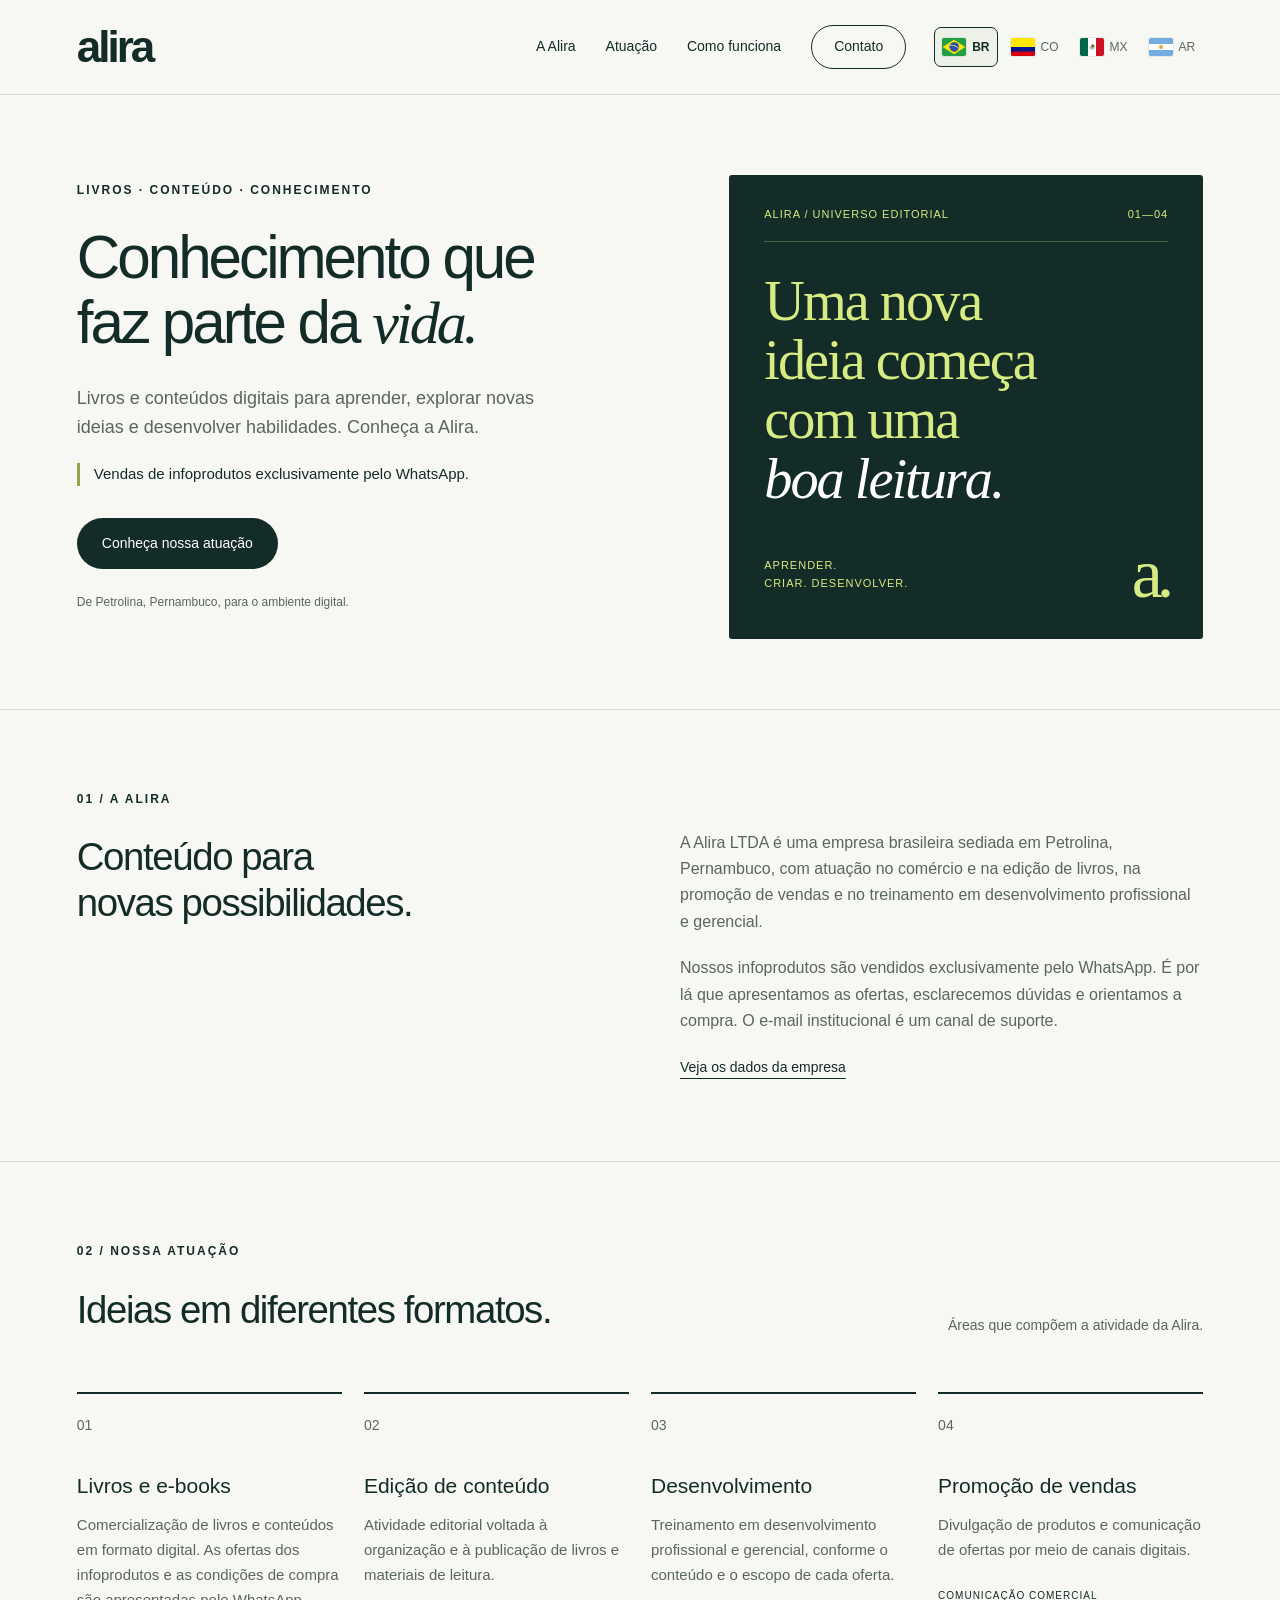
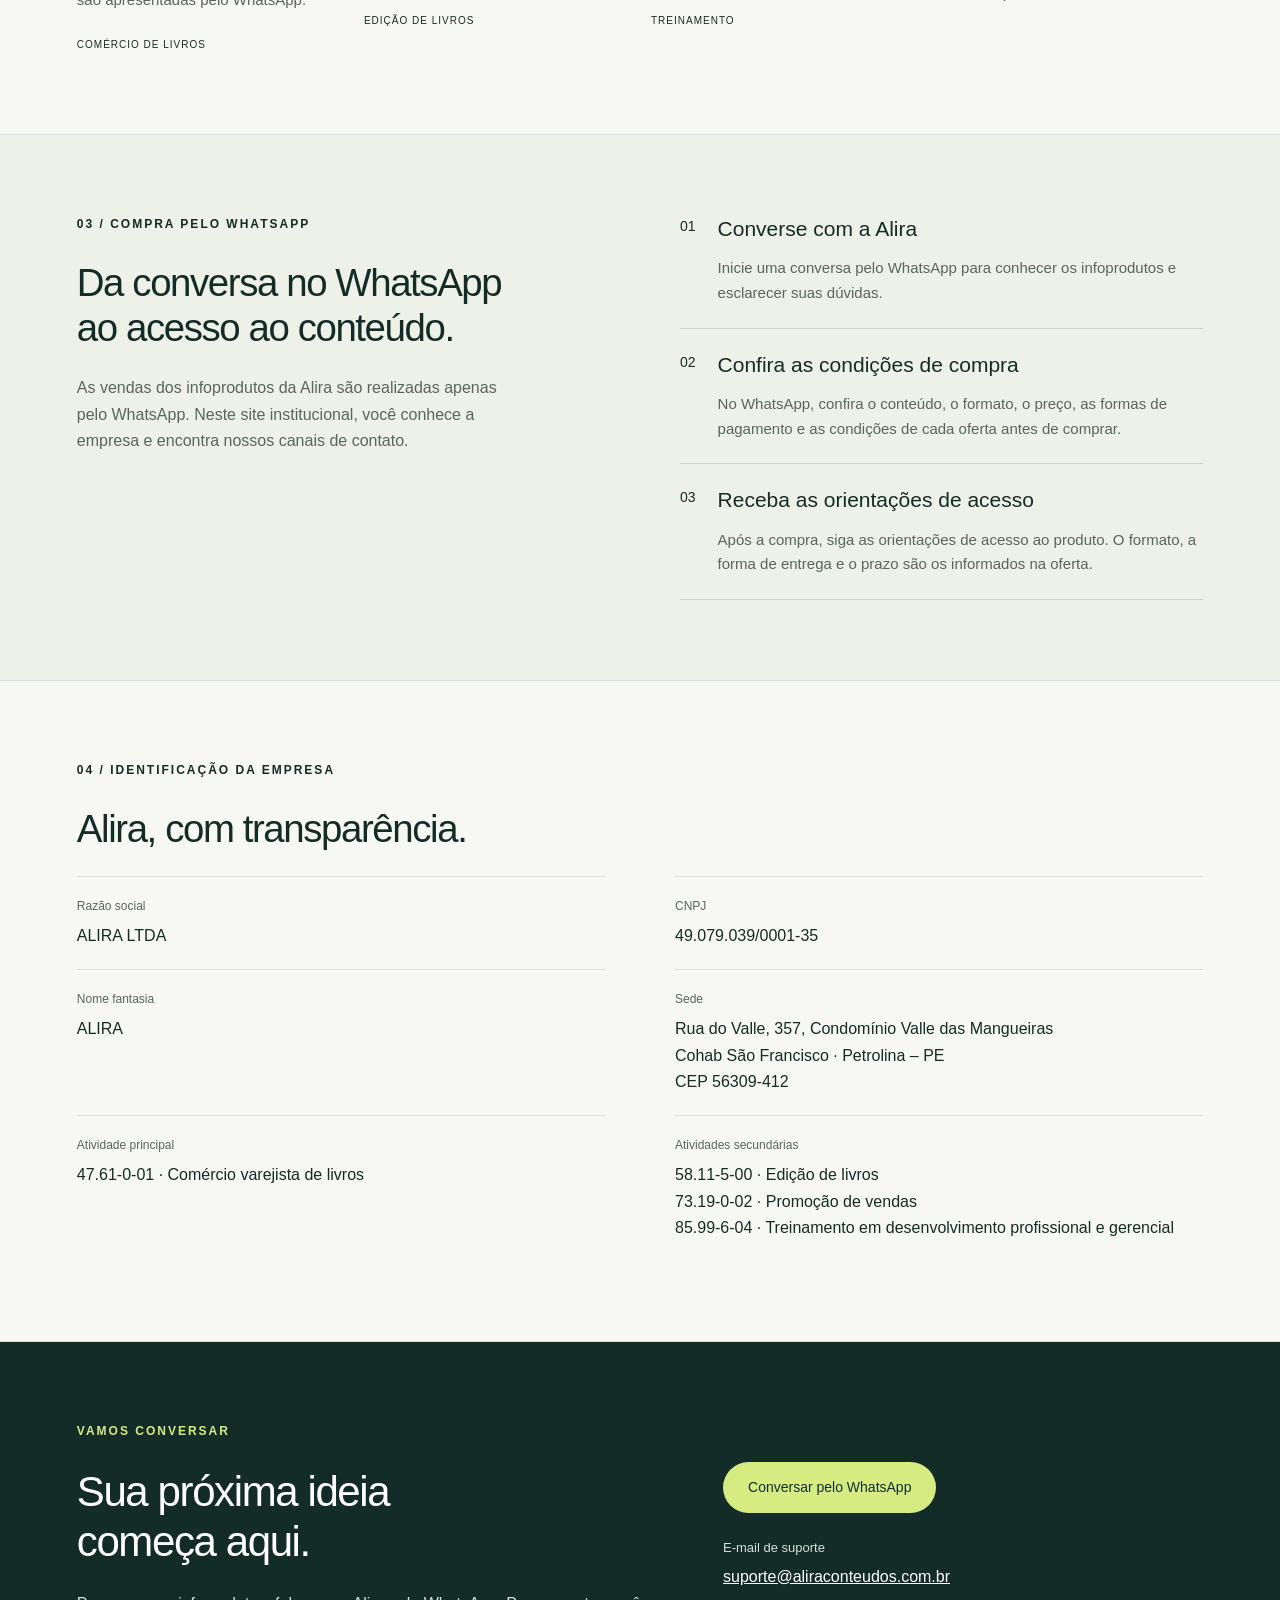
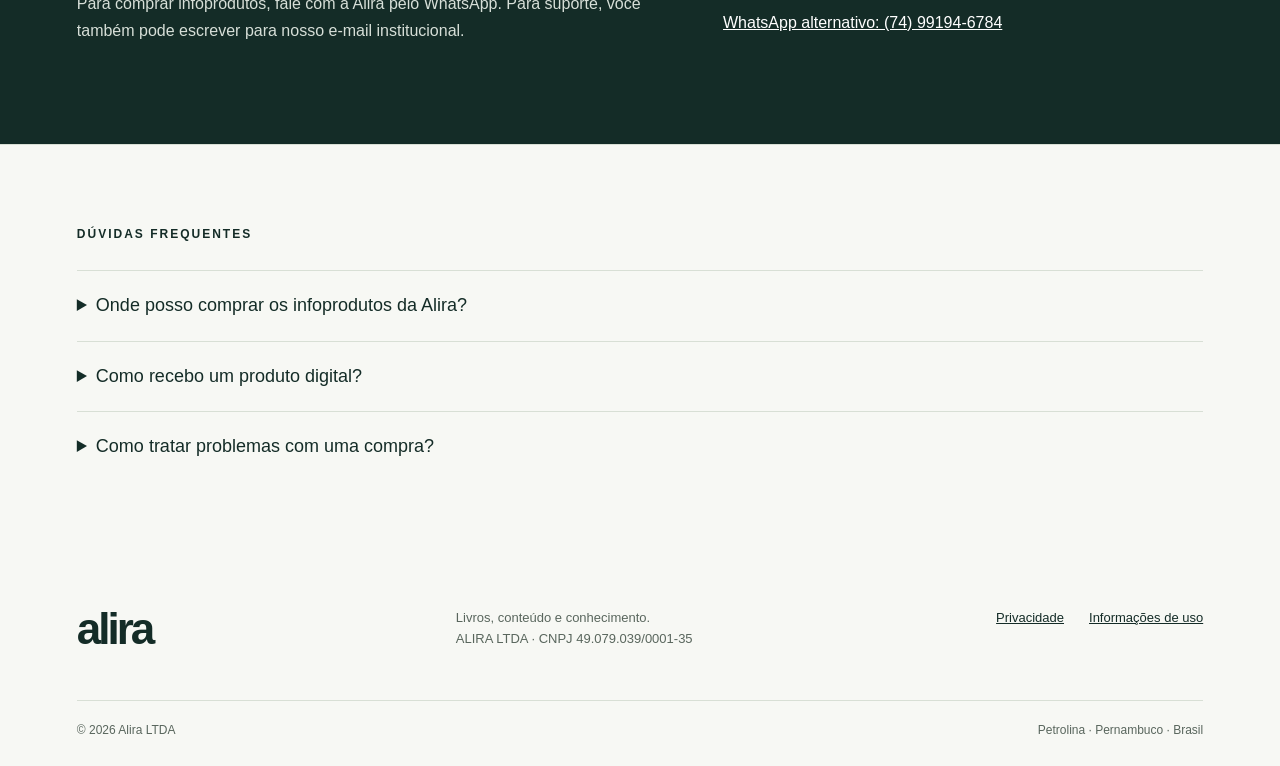
<file: index.html>
<!doctype html>
<html lang="pt-BR"><head><meta charset="utf-8"><meta name="viewport" content="width=device-width,initial-scale=1"><meta name="description" content="Conheça a Alira LTDA: livros, conteúdos digitais, edição e desenvolvimento profissional. Vendas de infoprodutos exclusivamente pelo WhatsApp."><meta name="theme-color" content="#142c27"><title>Alira — Livros, conteúdos digitais e conhecimento</title><link rel="icon" href="favicon.svg"><link rel="stylesheet" href="style.css"><script defer src="config.js"></script><script defer src="translations.js"></script><script defer src="script.js"></script></head><body data-page="home"><a data-i18n="skip" class="skip" href="#conteudo">Ir para o conteúdo</a><header><a href="#" class="brand" aria-label="Alira — início" data-i18n-aria="brand.label">alira</a><div class="header-tools"><nav aria-label="Principal" data-i18n-aria="nav.label"><a data-i18n="nav.about" href="#sobre">A Alira</a><a data-i18n="nav.activities" href="#atuacao">Atuação</a><a data-i18n="nav.how" href="#compras">Como funciona</a><a data-i18n="nav.contact" href="#contato" class="nav-contact">Contato</a></nav><div class="languages" role="group" aria-label="Idioma do site" data-i18n-aria="language.label"><button type="button" class="language-button" data-language="pt-BR" lang="pt-BR" aria-label="Brasil · Português" data-i18n-aria="country.br" aria-pressed="true"><img src="[data-uri]" width="24" height="18" alt=""><span>BR</span></button><button type="button" class="language-button" data-language="es-CO" lang="es-CO" aria-label="Colômbia · Español" data-i18n-aria="country.co" aria-pressed="false"><img src="[data-uri]" width="24" height="18" alt=""><span>CO</span></button><button type="button" class="language-button" data-language="es-MX" lang="es-MX" aria-label="México · Español" data-i18n-aria="country.mx" aria-pressed="false"><img src="[data-uri]" width="24" height="18" alt=""><span>MX</span></button><button type="button" class="language-button" data-language="es-AR" lang="es-AR" aria-label="Argentina · Español" data-i18n-aria="country.ar" aria-pressed="false"><img src="[data-uri]" width="24" height="18" alt=""><span>AR</span></button></div></div></header><main id="conteudo"><section class="hero"><div class="hero-text"><p data-i18n="hero.eyebrow" class="eyebrow">LIVROS · CONTEÚDO · CONHECIMENTO</p><h1 data-i18n="hero.title">Conhecimento que<br>faz parte da <em>vida.</em></h1><p data-i18n="hero.intro" class="intro">Livros e conteúdos digitais para aprender, explorar novas ideias e desenvolver habilidades. Conheça a Alira.</p><p data-i18n="hero.sales" class="sales-note">Vendas de infoprodutos exclusivamente pelo WhatsApp.</p><a data-i18n="hero.cta" class="button" href="#atuacao">Conheça nossa atuação</a><p data-i18n="hero.note" class="hero-note">De Petrolina, Pernambuco, para o ambiente digital.</p></div><div class="editorial" aria-label="Universo editorial da Alira" data-i18n-aria="editorial.label"><div class="editorial-top"><span data-i18n="editorial.top">ALIRA / UNIVERSO EDITORIAL</span><span>01—04</span></div><p data-i18n="editorial.title" class="editorial-title">Uma nova<br>ideia começa<br>com uma<br><i>boa leitura.</i></p><div class="editorial-bottom"><span data-i18n="editorial.bottom">APRENDER.<br>CRIAR. DESENVOLVER.</span><span class="seal">a.</span></div></div></section><section class="about section" id="sobre"><div><p data-i18n="about.eyebrow" class="eyebrow">01 / A ALIRA</p><h2 data-i18n="about.title">Conteúdo para<br>novas possibilidades.</h2></div><div class="body-copy"><p data-i18n="about.p1">A Alira LTDA é uma empresa brasileira sediada em Petrolina, Pernambuco, com atuação no comércio e na edição de livros, na promoção de vendas e no treinamento em desenvolvimento profissional e gerencial.</p><p data-i18n="about.p2">Nossos infoprodutos são vendidos exclusivamente pelo WhatsApp. É por lá que apresentamos as ofertas, esclarecemos dúvidas e orientamos a compra. O e-mail institucional é um canal de suporte.</p><a data-i18n="about.link" class="text-link" href="#empresa">Veja os dados da empresa</a></div></section><section class="section activities" id="atuacao"><p data-i18n="activities.eyebrow" class="eyebrow">02 / NOSSA ATUAÇÃO</p><div class="section-heading"><h2 data-i18n="activities.title">Ideias em diferentes formatos.</h2><p data-i18n="activities.intro">Áreas que compõem a atividade da Alira.</p></div><div class="cards"><article><span class="number">01</span><h3 data-i18n="card1.title">Livros e e-books</h3><p data-i18n="card1.body">Comercialização de livros e conteúdos em formato digital. As ofertas dos infoprodutos e as condições de compra são apresentadas pelo WhatsApp.</p><span data-i18n="card1.tag" class="tag">COMÉRCIO DE LIVROS</span></article><article><span class="number">02</span><h3 data-i18n="card2.title">Edição de conteúdo</h3><p data-i18n="card2.body">Atividade editorial voltada à organização e à publicação de livros e materiais de leitura.</p><span data-i18n="card2.tag" class="tag">EDIÇÃO DE LIVROS</span></article><article><span class="number">03</span><h3 data-i18n="card3.title">Desenvolvimento</h3><p data-i18n="card3.body">Treinamento em desenvolvimento profissional e gerencial, conforme o conteúdo e o escopo de cada oferta.</p><span data-i18n="card3.tag" class="tag">TREINAMENTO</span></article><article><span class="number">04</span><h3 data-i18n="card4.title">Promoção de vendas</h3><p data-i18n="card4.body">Divulgação de produtos e comunicação de ofertas por meio de canais digitais.</p><span data-i18n="card4.tag" class="tag">COMUNICAÇÃO COMERCIAL</span></article></div></section><section class="section process" id="compras"><div><p data-i18n="how.eyebrow" class="eyebrow">03 / COMPRA PELO WHATSAPP</p><h2 data-i18n="how.title">Da conversa no WhatsApp<br>ao acesso ao conteúdo.</h2><p data-i18n="how.intro">As vendas dos infoprodutos da Alira são realizadas apenas pelo WhatsApp. Neste site institucional, você conhece a empresa e encontra nossos canais de contato.</p></div><ol><li><span>01</span><div><h3 data-i18n="how1.title">Converse com a Alira</h3><p data-i18n="how1.body">Inicie uma conversa pelo WhatsApp para conhecer os infoprodutos e esclarecer suas dúvidas.</p></div></li><li><span>02</span><div><h3 data-i18n="how2.title">Confira as condições de compra</h3><p data-i18n="how2.body">No WhatsApp, confira o conteúdo, o formato, o preço, as formas de pagamento e as condições de cada oferta antes de comprar.</p></div></li><li><span>03</span><div><h3 data-i18n="how3.title">Receba as orientações de acesso</h3><p data-i18n="how3.body">Após a compra, siga as orientações de acesso ao produto. O formato, a forma de entrega e o prazo são os informados na oferta.</p></div></li></ol></section><section class="section company" id="empresa"><p data-i18n="company.eyebrow" class="eyebrow">04 / IDENTIFICAÇÃO DA EMPRESA</p><h2 data-i18n="company.title">Alira, com transparência.</h2><dl><div><dt data-i18n="company.name">Razão social</dt><dd>ALIRA LTDA</dd></div><div><dt data-i18n="company.cnpj">CNPJ</dt><dd>49.079.039/0001-35</dd></div><div><dt data-i18n="company.brand">Nome fantasia</dt><dd>ALIRA</dd></div><div><dt data-i18n="company.address">Sede</dt><dd>Rua do Valle, 357, Condomínio Valle das Mangueiras<br>Cohab São Francisco · Petrolina – PE<br>CEP 56309-412</dd></div><div><dt data-i18n="company.main">Atividade principal</dt><dd data-i18n="company.mainValue">47.61-0-01 · Comércio varejista de livros</dd></div><div><dt data-i18n="company.secondary">Atividades secundárias</dt><dd data-i18n="company.secondaryValue">58.11-5-00 · Edição de livros<br>73.19-0-02 · Promoção de vendas<br>85.99-6-04 · Treinamento em desenvolvimento profissional e gerencial</dd></div></dl></section><section class="contact section" id="contato"><div><p data-i18n="contact.eyebrow" class="eyebrow">VAMOS CONVERSAR</p><h2 data-i18n="contact.title">Sua próxima ideia<br>começa aqui.</h2><p data-i18n="contact.body">Para comprar infoprodutos, fale com a Alira pelo WhatsApp. Para suporte, você também pode escrever para nosso e-mail institucional.</p></div><div id="contact-content"><a data-i18n="contact.whatsapp" class="button" data-contact="whatsapp" href="https://wa.me/5587996509687" target="_blank" rel="noopener noreferrer">Conversar pelo WhatsApp</a><p class="email-caption" data-i18n="contact.emailLabel">E-mail de suporte</p><a class="contact-email" data-contact="email" href="mailto:suporte@aliraconteudos.com.br">suporte@aliraconteudos.com.br</a><a data-i18n="contact.alternate" class="contact-email" data-contact="alternate" href="https://wa.me/5574991946784" target="_blank" rel="noopener noreferrer">WhatsApp alternativo: (74) 99194-6784</a></div></section><section class="section questions"><p data-i18n="faq.eyebrow" class="eyebrow">DÚVIDAS FREQUENTES</p><details><summary data-i18n="faq1.title">Onde posso comprar os infoprodutos da Alira?</summary><p data-i18n="faq1.body">As vendas dos infoprodutos são realizadas exclusivamente pelo WhatsApp. Este site é institucional e não possui checkout. O e-mail é destinado ao suporte.</p></details><details><summary data-i18n="faq2.title">Como recebo um produto digital?</summary><p data-i18n="faq2.body">Confira no WhatsApp o formato do produto, a forma de entrega e o prazo de acesso informados na oferta. Para dúvidas sobre uma compra, utilize nossos canais de suporte.</p></details><details><summary data-i18n="faq3.title">Como tratar problemas com uma compra?</summary><p data-i18n="faq3.body">Entre em contato pelo WhatsApp ou pelo e-mail de suporte e informe o produto e a data da compra. Não envie senhas, códigos de autenticação ou dados completos de cartão.</p></details></section></main><footer><div class="footer-main"><a class="brand" href="#">alira</a><p><span data-i18n="footer.tagline">Livros, conteúdo e conhecimento.</span><br>ALIRA LTDA · CNPJ 49.079.039/0001-35</p><div><a data-i18n="privacy.link" href="privacidade.html">Privacidade</a><a data-i18n="terms.link" href="termos.html">Informações de uso</a></div></div><div class="footer-bottom"><span>© 2026 Alira LTDA</span><span data-i18n="footer.location">Petrolina · Pernambuco · Brasil</span></div></footer></body></html>
</file>
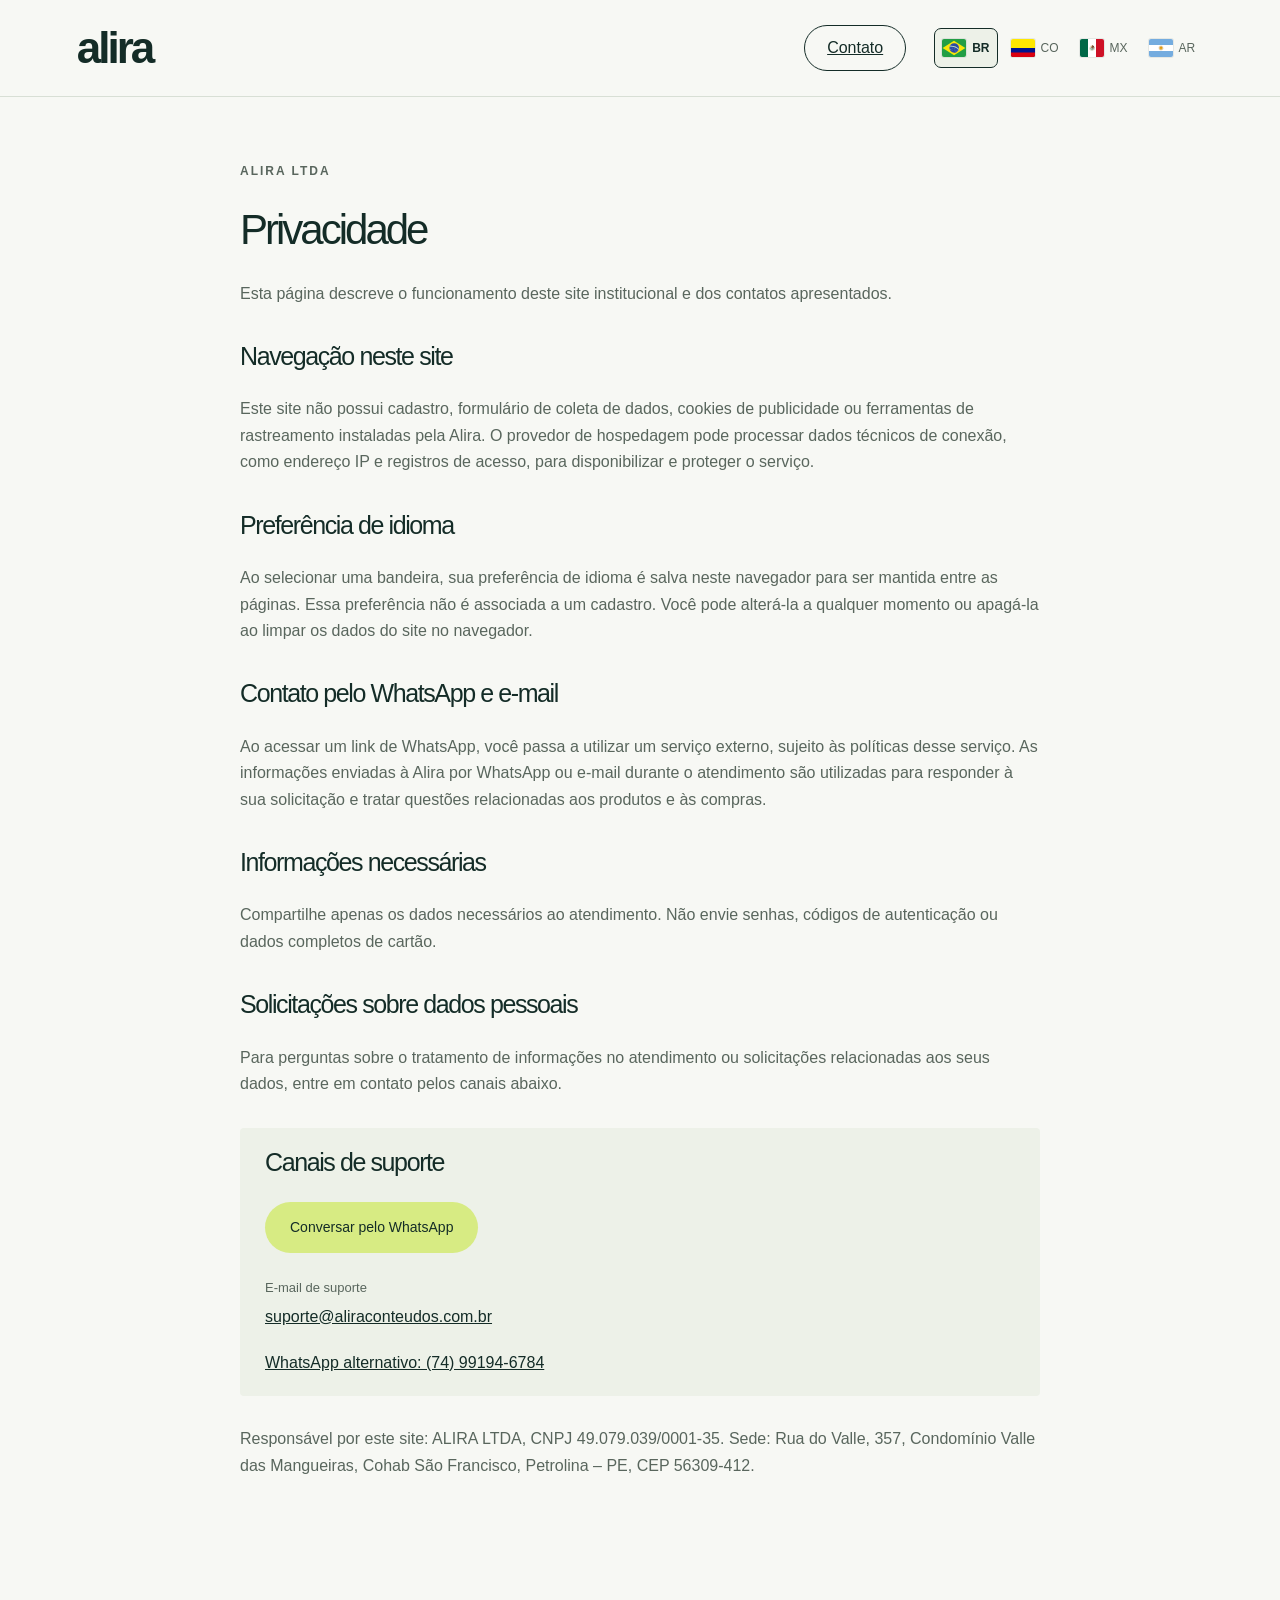
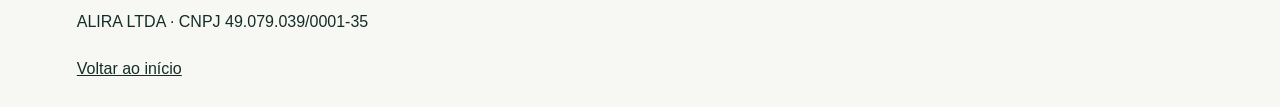
<file: privacidade.html>
<!doctype html>
<html lang="pt-BR"><head><meta charset="utf-8"><meta name="viewport" content="width=device-width,initial-scale=1"><meta name="description" content="Esta página descreve o funcionamento deste site institucional e dos contatos apresentados."><meta name="theme-color" content="#142c27"><title>Privacidade | Alira</title><link rel="icon" href="favicon.svg"><link rel="stylesheet" href="style.css"><script defer src="config.js"></script><script defer src="translations.js"></script><script defer src="script.js"></script></head><body data-page="privacy"><a data-i18n="skip" class="skip" href="#conteudo">Ir para o conteúdo</a><header><a href="index.html" class="brand" aria-label="Alira — início" data-i18n-aria="brand.label">alira</a><div class="header-tools"><a data-i18n="nav.contact" href="index.html#contato" class="nav-contact">Contato</a><div class="languages" role="group" aria-label="Idioma do site" data-i18n-aria="language.label"><button type="button" class="language-button" data-language="pt-BR" lang="pt-BR" aria-label="Brasil · Português" data-i18n-aria="country.br" aria-pressed="true"><img src="[data-uri]" width="24" height="18" alt=""><span>BR</span></button><button type="button" class="language-button" data-language="es-CO" lang="es-CO" aria-label="Colômbia · Español" data-i18n-aria="country.co" aria-pressed="false"><img src="[data-uri]" width="24" height="18" alt=""><span>CO</span></button><button type="button" class="language-button" data-language="es-MX" lang="es-MX" aria-label="México · Español" data-i18n-aria="country.mx" aria-pressed="false"><img src="[data-uri]" width="24" height="18" alt=""><span>MX</span></button><button type="button" class="language-button" data-language="es-AR" lang="es-AR" aria-label="Argentina · Español" data-i18n-aria="country.ar" aria-pressed="false"><img src="[data-uri]" width="24" height="18" alt=""><span>AR</span></button></div></div></header><main class="legal" id="conteudo"><p class="eyebrow">ALIRA LTDA</p><h1 data-i18n="privacy.title">Privacidade</h1><p data-i18n="privacy.intro">Esta página descreve o funcionamento deste site institucional e dos contatos apresentados.</p><h2 data-i18n="privacy.h1">Navegação neste site</h2><p data-i18n="privacy.p1">Este site não possui cadastro, formulário de coleta de dados, cookies de publicidade ou ferramentas de rastreamento instaladas pela Alira. O provedor de hospedagem pode processar dados técnicos de conexão, como endereço IP e registros de acesso, para disponibilizar e proteger o serviço.</p><h2 data-i18n="privacy.h2">Preferência de idioma</h2><p data-i18n="privacy.p2">Ao selecionar uma bandeira, sua preferência de idioma é salva neste navegador para ser mantida entre as páginas. Essa preferência não é associada a um cadastro. Você pode alterá-la a qualquer momento ou apagá-la ao limpar os dados do site no navegador.</p><h2 data-i18n="privacy.h3">Contato pelo WhatsApp e e-mail</h2><p data-i18n="privacy.p3">Ao acessar um link de WhatsApp, você passa a utilizar um serviço externo, sujeito às políticas desse serviço. As informações enviadas à Alira por WhatsApp ou e-mail durante o atendimento são utilizadas para responder à sua solicitação e tratar questões relacionadas aos produtos e às compras.</p><h2 data-i18n="privacy.h4">Informações necessárias</h2><p data-i18n="privacy.p4">Compartilhe apenas os dados necessários ao atendimento. Não envie senhas, códigos de autenticação ou dados completos de cartão.</p><h2 data-i18n="privacy.h5">Solicitações sobre dados pessoais</h2><p data-i18n="privacy.p5">Para perguntas sobre o tratamento de informações no atendimento ou solicitações relacionadas aos seus dados, entre em contato pelos canais abaixo.</p><aside class="legal-contacts"><h2 data-i18n="legal.contactLabel">Canais de suporte</h2><div id="contact-content"><a data-i18n="contact.whatsapp" class="button" data-contact="whatsapp" href="https://wa.me/5587996509687" target="_blank" rel="noopener noreferrer">Conversar pelo WhatsApp</a><p class="email-caption" data-i18n="contact.emailLabel">E-mail de suporte</p><a class="contact-email" data-contact="email" href="mailto:suporte@aliraconteudos.com.br">suporte@aliraconteudos.com.br</a><a data-i18n="contact.alternate" class="contact-email" data-contact="alternate" href="https://wa.me/5574991946784" target="_blank" rel="noopener noreferrer">WhatsApp alternativo: (74) 99194-6784</a></div></aside><p data-i18n="privacy.responsible">Responsável por este site: ALIRA LTDA, CNPJ 49.079.039/0001-35. Sede: Rua do Valle, 357, Condomínio Valle das Mangueiras, Cohab São Francisco, Petrolina – PE, CEP 56309-412.</p></main><footer><p>ALIRA LTDA · CNPJ 49.079.039/0001-35</p><a data-i18n="back" href="index.html">Voltar ao início</a></footer></body></html>
</file>
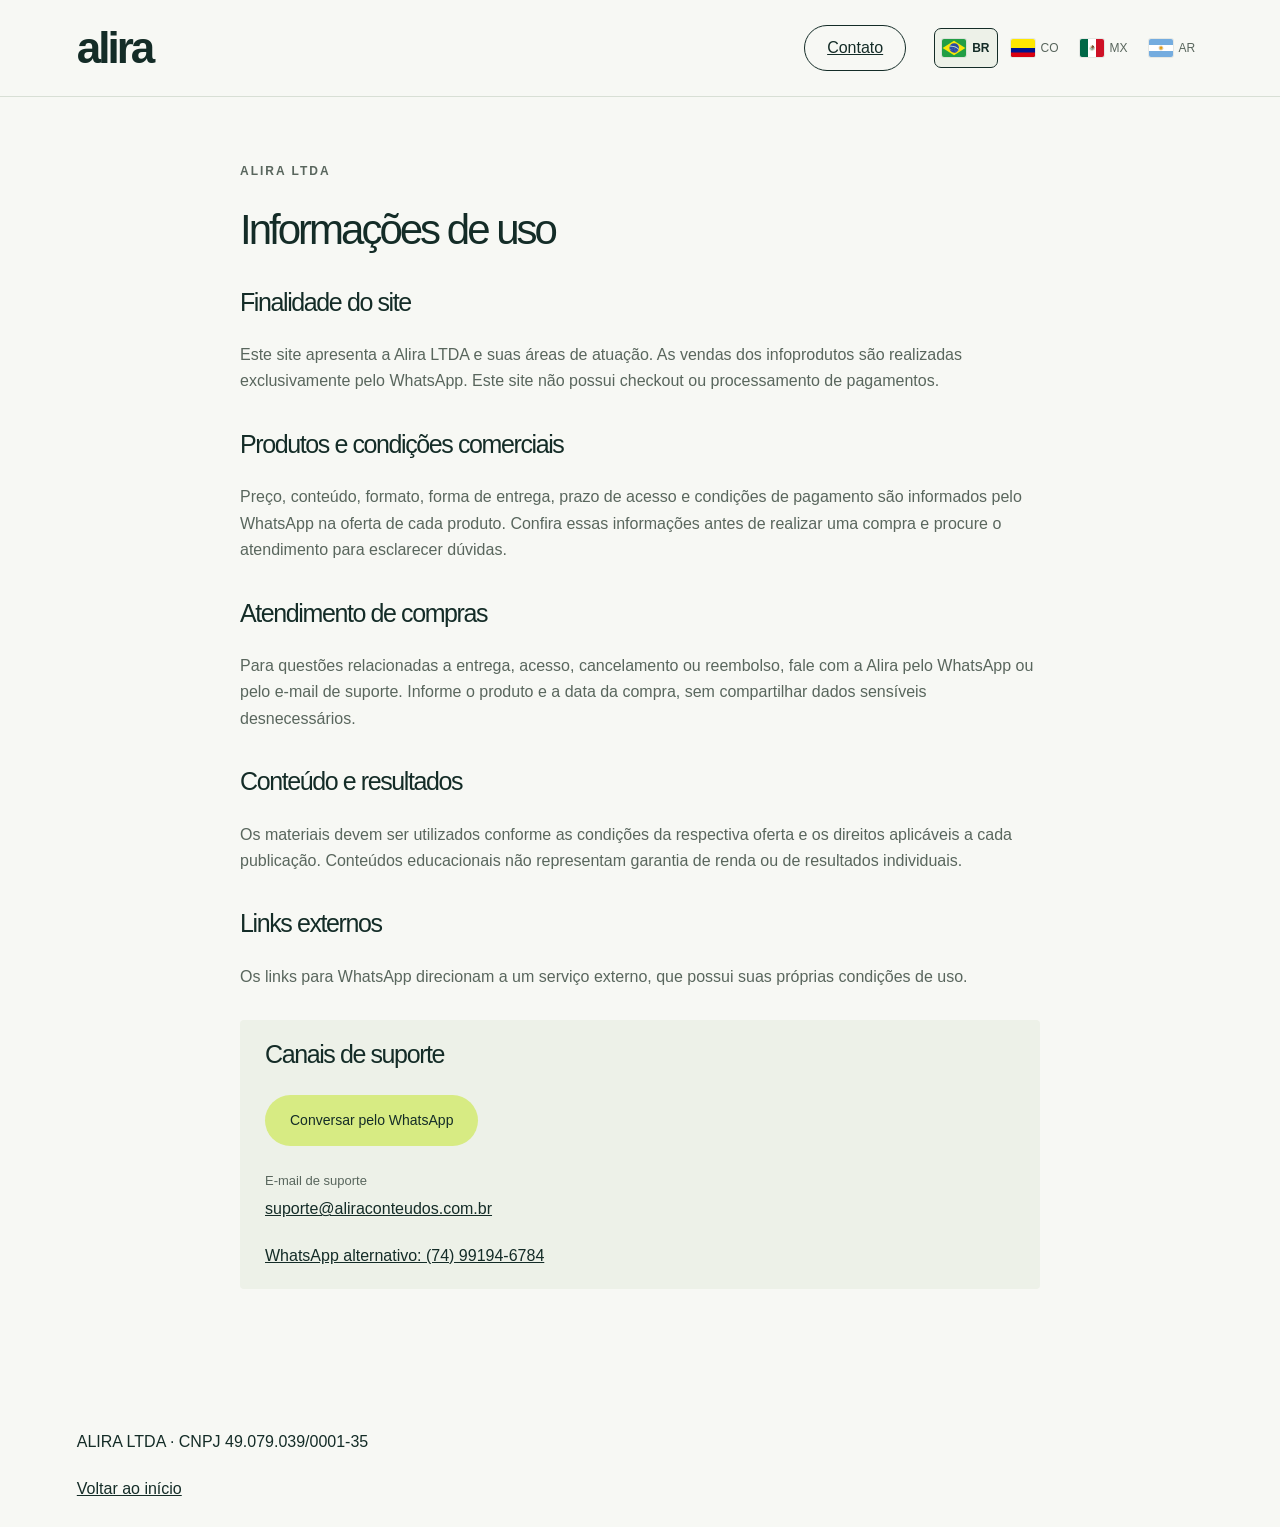
<file: termos.html>
<!doctype html>
<html lang="pt-BR"><head><meta charset="utf-8"><meta name="viewport" content="width=device-width,initial-scale=1"><meta name="description" content="Este site apresenta a Alira LTDA e suas áreas de atuação. As vendas dos infoprodutos são realizadas exclusivamente pelo WhatsApp. Este site não possui checkout ou processamento de pagamentos."><meta name="theme-color" content="#142c27"><title>Informações de uso | Alira</title><link rel="icon" href="favicon.svg"><link rel="stylesheet" href="style.css"><script defer src="config.js"></script><script defer src="translations.js"></script><script defer src="script.js"></script></head><body data-page="terms"><a data-i18n="skip" class="skip" href="#conteudo">Ir para o conteúdo</a><header><a href="index.html" class="brand" aria-label="Alira — início" data-i18n-aria="brand.label">alira</a><div class="header-tools"><a data-i18n="nav.contact" href="index.html#contato" class="nav-contact">Contato</a><div class="languages" role="group" aria-label="Idioma do site" data-i18n-aria="language.label"><button type="button" class="language-button" data-language="pt-BR" lang="pt-BR" aria-label="Brasil · Português" data-i18n-aria="country.br" aria-pressed="true"><img src="[data-uri]" width="24" height="18" alt=""><span>BR</span></button><button type="button" class="language-button" data-language="es-CO" lang="es-CO" aria-label="Colômbia · Español" data-i18n-aria="country.co" aria-pressed="false"><img src="[data-uri]" width="24" height="18" alt=""><span>CO</span></button><button type="button" class="language-button" data-language="es-MX" lang="es-MX" aria-label="México · Español" data-i18n-aria="country.mx" aria-pressed="false"><img src="[data-uri]" width="24" height="18" alt=""><span>MX</span></button><button type="button" class="language-button" data-language="es-AR" lang="es-AR" aria-label="Argentina · Español" data-i18n-aria="country.ar" aria-pressed="false"><img src="[data-uri]" width="24" height="18" alt=""><span>AR</span></button></div></div></header><main class="legal" id="conteudo"><p class="eyebrow">ALIRA LTDA</p><h1 data-i18n="terms.title">Informações de uso</h1><h2 data-i18n="terms.h1">Finalidade do site</h2><p data-i18n="terms.p1">Este site apresenta a Alira LTDA e suas áreas de atuação. As vendas dos infoprodutos são realizadas exclusivamente pelo WhatsApp. Este site não possui checkout ou processamento de pagamentos.</p><h2 data-i18n="terms.h2">Produtos e condições comerciais</h2><p data-i18n="terms.p2">Preço, conteúdo, formato, forma de entrega, prazo de acesso e condições de pagamento são informados pelo WhatsApp na oferta de cada produto. Confira essas informações antes de realizar uma compra e procure o atendimento para esclarecer dúvidas.</p><h2 data-i18n="terms.h3">Atendimento de compras</h2><p data-i18n="terms.p3">Para questões relacionadas a entrega, acesso, cancelamento ou reembolso, fale com a Alira pelo WhatsApp ou pelo e-mail de suporte. Informe o produto e a data da compra, sem compartilhar dados sensíveis desnecessários.</p><h2 data-i18n="terms.h4">Conteúdo e resultados</h2><p data-i18n="terms.p4">Os materiais devem ser utilizados conforme as condições da respectiva oferta e os direitos aplicáveis a cada publicação. Conteúdos educacionais não representam garantia de renda ou de resultados individuais.</p><h2 data-i18n="terms.h5">Links externos</h2><p data-i18n="terms.p5">Os links para WhatsApp direcionam a um serviço externo, que possui suas próprias condições de uso.</p><aside class="legal-contacts"><h2 data-i18n="legal.contactLabel">Canais de suporte</h2><div id="contact-content"><a data-i18n="contact.whatsapp" class="button" data-contact="whatsapp" href="https://wa.me/5587996509687" target="_blank" rel="noopener noreferrer">Conversar pelo WhatsApp</a><p class="email-caption" data-i18n="contact.emailLabel">E-mail de suporte</p><a class="contact-email" data-contact="email" href="mailto:suporte@aliraconteudos.com.br">suporte@aliraconteudos.com.br</a><a data-i18n="contact.alternate" class="contact-email" data-contact="alternate" href="https://wa.me/5574991946784" target="_blank" rel="noopener noreferrer">WhatsApp alternativo: (74) 99194-6784</a></div></aside></main><footer><p>ALIRA LTDA · CNPJ 49.079.039/0001-35</p><a data-i18n="back" href="index.html">Voltar ao início</a></footer></body></html>
</file>
<file: style.css>
:root{--ink:#142c27;--green:#23483b;--lime:#d7eb83;--paper:#f7f8f4;--muted:#59665d;--line:#d8dfd5}*{box-sizing:border-box}html{scroll-behavior:smooth;scroll-padding-top:95px}body{margin:0;color:var(--ink);background:var(--paper);font-family:Arial,Helvetica,sans-serif;font-size:16px;line-height:1.65}a{color:inherit}header{max-width:1360px;margin:auto;padding:25px 6%;display:flex;align-items:center;justify-content:space-between;border-bottom:1px solid var(--line)}.brand{text-decoration:none;font-size:44px;font-weight:700;letter-spacing:-3px;line-height:1}.brand span{font-size:12px;vertical-align:top;margin-left:5px;letter-spacing:0}nav{display:flex;gap:30px;align-items:center}nav a{text-decoration:none;font-size:14px}.nav-contact{border:1px solid var(--ink);border-radius:100px;padding:9px 22px}.hero{max-width:1360px;margin:auto;padding:80px 6% 70px;display:grid;grid-template-columns:1.25fr 1fr;gap:60px;align-items:center}.eyebrow{font-size:12px;font-weight:700;letter-spacing:2px;margin:0 0 25px}h1{font-size:clamp(42px,4.7vw,68px);line-height:1.08;letter-spacing:-3px;font-weight:500;margin:0 0 28px}h1 em,h2 em{font-family:Georgia,serif;font-weight:400}p{margin:0 0 20px}.intro{max-width:480px;color:var(--muted);font-size:18px}.button{display:inline-block;background:var(--ink);color:white;border-radius:100px;padding:14px 25px;text-decoration:none;margin-top:12px;font-size:14px}.hero-note{font-size:12px;margin-top:24px;color:var(--muted)}.editorial{background:var(--ink);color:var(--lime);padding:30px 35px;min-height:450px;display:flex;flex-direction:column;justify-content:space-between;border-radius:3px}.editorial-top,.editorial-bottom{display:flex;justify-content:space-between;align-items:center;font-size:11px;letter-spacing:1px}.editorial-top{border-bottom:1px solid #496147;padding-bottom:18px}.editorial-title{font-family:Georgia,serif;font-size:clamp(42px,4.4vw,62px);line-height:1.05;margin:30px 0;letter-spacing:-2px}.editorial-title i{color:white}.seal{font-size:70px;font-family:Georgia,serif;line-height:1;letter-spacing:-6px}.section{max-width:1360px;margin:auto;padding:80px 6%;border-top:1px solid var(--line)}h2{font-size:clamp(30px,3vw,42px);font-weight:500;letter-spacing:-1.4px;line-height:1.18;margin:0 0 25px}h3{font-size:21px;line-height:1.3;font-weight:500;margin:0 0 14px}.about{display:grid;grid-template-columns:1fr 1fr;gap:80px}.body-copy{padding-top:40px;color:var(--muted)}.text-link{text-underline-offset:6px;font-size:14px;color:var(--ink)}.section-heading{display:flex;justify-content:space-between;align-items:end;gap:30px}.section-heading>p{font-size:14px;color:var(--muted);max-width:260px}.cards{display:grid;grid-template-columns:repeat(4,1fr);margin-top:35px;gap:22px}.cards article{border-top:2px solid var(--ink);padding-top:20px}.number{display:block;font-size:14px;color:var(--muted);margin-bottom:35px}.cards p{font-size:15px;color:var(--muted)}.tag{font-size:10px;letter-spacing:1px;display:block;margin-top:25px}.process{display:grid;grid-template-columns:1fr 1fr;gap:80px;background:#edf1e8}.process>div>p:last-child{color:var(--muted);max-width:430px}ol{padding:0;margin:0;list-style:none}li{display:flex;gap:22px;padding:22px 0;border-bottom:1px solid #cdd5c9}li:first-child{padding-top:0}li>span{font-size:14px}li p{color:var(--muted);font-size:15px;margin:0}.company dl{display:grid;grid-template-columns:1fr 1fr;gap:0 70px;margin-bottom:0}dl>div{border-top:1px solid var(--line);padding:20px 0}dt{font-size:12px;color:var(--muted);margin-bottom:6px}dd{margin:0;font-size:16px}.contact{background:var(--ink);color:white;display:grid;grid-template-columns:1.2fr 1fr;gap:70px}.contact .eyebrow{color:var(--lime)}.contact p{color:#d7dfd8}.contact h2{font-size:42px}#contact-content{align-self:center;max-width:380px}#contact-content .button{background:var(--lime);color:var(--ink)}.contact-email{display:block;margin-top:20px;overflow-wrap:anywhere}details{border-top:1px solid var(--line);padding:20px 0}summary{cursor:pointer;font-size:18px}details p{margin:18px 0 0;color:var(--muted);max-width:850px}footer{max-width:1360px;margin:auto;padding:45px 6% 25px}.footer-main{display:flex;gap:50px;justify-content:space-between;align-items:start}.footer-main p{font-size:13px;color:var(--muted)}.footer-main>div{display:flex;gap:25px;font-size:13px}.footer-bottom{border-top:1px solid var(--line);margin-top:30px;padding-top:20px;display:flex;justify-content:space-between;font-size:12px;color:var(--muted)}.skip{position:absolute;top:-60px;background:white;padding:10px}.skip:focus{top:0}a:focus-visible,summary:focus-visible{outline:3px solid #849e37;outline-offset:5px}.legal{max-width:850px;padding:65px 25px;margin:auto}.legal h1{font-size:42px}.legal h2{font-size:25px;margin-top:35px}.legal p{color:var(--muted)}@media(max-width:800px){header{padding:22px 6%}nav{gap:18px}nav a{font-size:12px}nav a:nth-child(3){display:none}.brand{font-size:38px}.hero{padding:48px 6%;grid-template-columns:1fr;gap:35px}h1{letter-spacing:-2px}.editorial{min-height:390px}.editorial-title{font-size:52px}.section{padding:50px 6%}.about,.process,.contact{grid-template-columns:1fr;gap:25px}.body-copy{padding-top:0}.cards{grid-template-columns:1fr 1fr;gap:30px}.section-heading{display:block}.company dl{grid-template-columns:1fr}.contact h2{font-size:34px}.footer-main{flex-wrap:wrap;gap:25px}.footer-main>div{width:100%}.footer-bottom{gap:15px}}@media(max-width:400px){nav{gap:12px}.nav-contact{padding:7px 12px}nav a:nth-child(2){display:none}.cards{grid-template-columns:1fr}.editorial-title{font-size:44px}.footer-bottom{flex-direction:column}}@media(prefers-reduced-motion:reduce){html{scroll-behavior:auto}}
/* Country and language selection */
.header-tools{display:flex;align-items:center;gap:28px;flex-wrap:wrap;justify-content:flex-end}.languages{display:flex;align-items:center;gap:5px}.language-button{display:flex;gap:6px;align-items:center;border:1px solid transparent;border-radius:7px;background:transparent;color:var(--muted);font:inherit;font-size:12px;line-height:1;padding:9px 7px;min-height:40px;cursor:pointer}.language-button img{display:block;object-fit:cover;box-shadow:0 0 0 1px #142c2714;border-radius:2px;flex-shrink:0}.language-button:hover{background:#e8edde}.language-button[aria-pressed="true"]{border-color:var(--ink);color:var(--ink);background:#edf1e8;font-weight:700}.language-button:focus-visible{outline:3px solid #849e37;outline-offset:3px}.sales-note{border-left:3px solid #91a64b;padding-left:14px;color:var(--ink);font-size:15px;line-height:1.5;max-width:470px}.contact .email-caption,.email-caption{font-size:13px;margin:24px 0 5px}.email-caption+.contact-email{margin-top:0}.legal-contacts{padding:20px 25px;background:#edf1e8;border-radius:4px;margin:30px 0}.legal-contacts h2{margin-top:0}.legal-contacts #contact-content{max-width:none}.legal-contacts .button{margin-top:0}.footer-main>div{flex-wrap:wrap}.hero-text,.section>div{min-width:0}.contact-email{font-size:16px}html[lang^="es"] h1{font-size:clamp(38px,4.4vw,64px)}html[lang^="es"] .editorial-title{font-size:clamp(42px,4vw,58px)}
@media(max-width:1100px){header{gap:25px}.header-tools{gap:14px}nav{gap:20px}.language-button{padding:9px 6px}.hero{gap:35px}.hero h1{font-size:clamp(38px,4.7vw,60px)}}
@media(max-width:900px){header{flex-wrap:wrap;gap:20px}.header-tools{flex:1;justify-content:flex-end;gap:18px}header nav{gap:15px}.languages{gap:4px}.language-button{font-size:12px}}
@media(max-width:700px){header{align-items:center;gap:18px}.header-tools{display:contents}header .languages{margin-left:auto}header nav{order:3;width:100%;justify-content:space-between;gap:12px}header nav a{font-size:14px}header nav a:nth-child(3){display:block}.language-button{padding:8px 6px;min-height:38px}.language-button img{width:21px;height:16px}.language-button span{font-size:11px}header>.nav-contact{order:3}.hero h1,html[lang^="es"] h1{font-size:42px;letter-spacing:-1.8px}.editorial-title,html[lang^="es"] .editorial-title{font-size:48px}.contact h2{font-size:34px}.legal h1,html[lang^="es"] .legal h1{font-size:36px}}
@media(max-width:400px){header nav a:nth-child(2){display:block}header nav a{font-size:12px}.language-button{padding:7px 4px;gap:4px}.language-button img{width:19px;height:14px}.hero h1,html[lang^="es"] h1{font-size:37px}.editorial-title,html[lang^="es"] .editorial-title{font-size:44px}}
</file>
